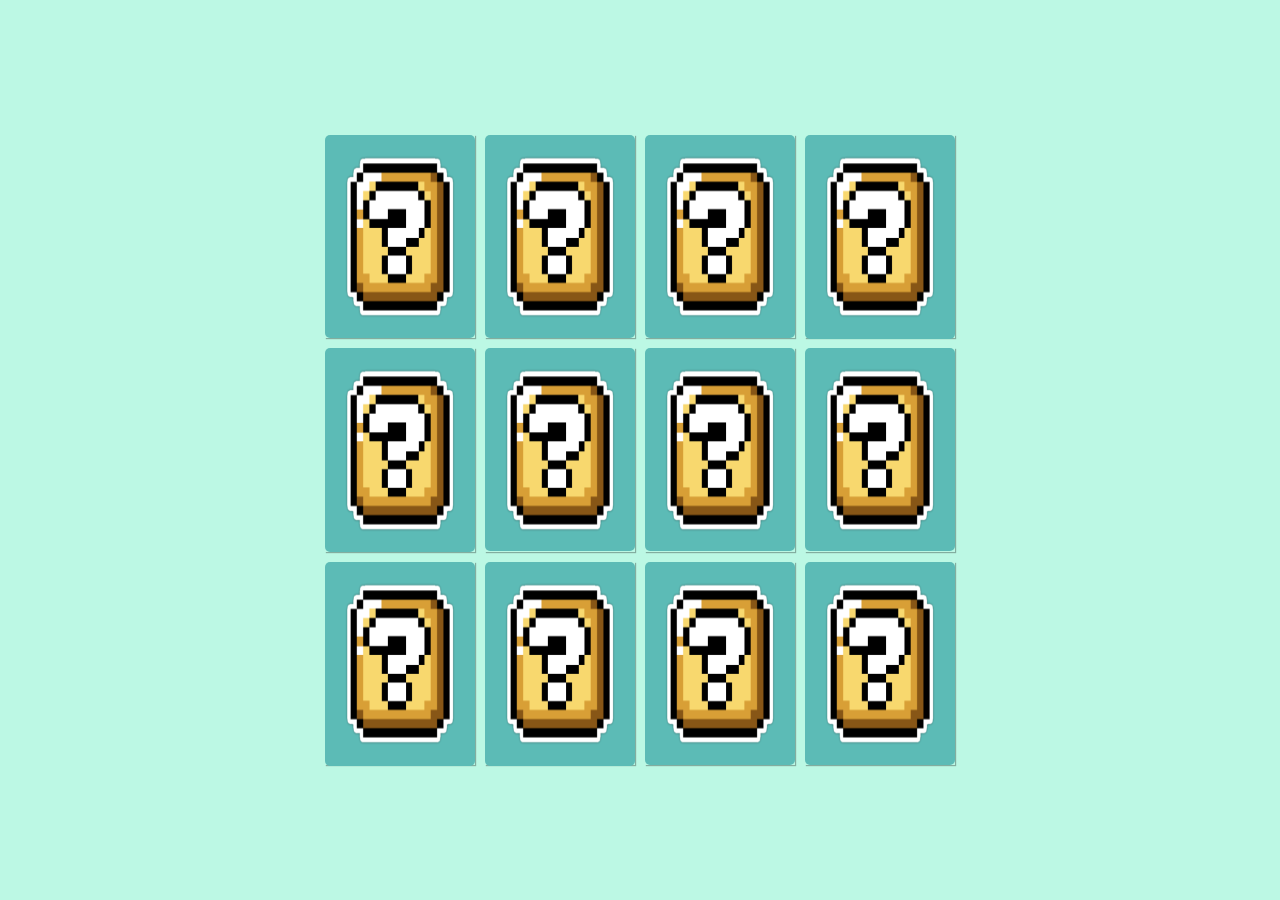
<file: jogo-da-memoria/index.html>
<!DOCTYPE html>
<html lang="en">
<head>
    <meta charset="UTF-8">
    <meta name="viewport" content="width=device-width, initial-scale=1.0">
    <link rel="stylesheet" href="/jogo-da-memoria/style.css">
    <title>Jogo da memória</title>
</head>
<body>
    <main class="memory-game">
        <div class="card" data-card="bowser">
            <img class="card-front" src="./img/bowser.jpg" alt="Face da carta">
            <img class="card-back" src="./img/box.png" alt="Verso da carta">
        </div>
        <div class="card" data-card="luigi">
            <img class="card-front" src="./img/luigi.png" alt="Face da carta">
            <img class="card-back" src="./img/box.png" alt="Verso da carta">
        </div>
        <div class="card" data-card="mario">
            <img class="card-front" src="./img/mario.png" alt="Face da carta">
            <img class="card-back" src="./img/box.png" alt="Verso da carta">
        </div>
        <div class="card" data-card="peach">
            <img class="card-front" src="./img/peach.png" alt="Face da carta">
            <img class="card-back" src="./img/box.png" alt="Verso da carta">
        </div>
        <div class="card" data-card="toad">
            <img class="card-front" src="./img/toad.png" alt="Face da carta">
            <img class="card-back" src="./img/box.png" alt="Verso da carta">
        </div>
        <div class="card" data-card="yoshi">
            <img class="card-front" src="./img/yoshi.png" alt="Face da carta">
            <img class="card-back" src="./img/box.png" alt="Verso da carta">
        </div>
        <div class="card" data-card="bowser">
            <img class="card-front" src="./img/bowser.jpg" alt="Face da carta">
            <img class="card-back" src="./img/box.png" alt="Verso da carta">
        </div>
        <div class="card" data-card="luigi">
            <img class="card-front" src="./img/luigi.png" alt="Face da carta">
            <img class="card-back" src="./img/box.png" alt="Verso da carta">
        </div>
        <div class="card" data-card="mario">
            <img class="card-front" src="./img/mario.png" alt="Face da carta">
            <img class="card-back" src="./img/box.png" alt="Verso da carta">
        </div>
        <div class="card" data-card="peach">
            <img class="card-front" src="./img/peach.png" alt="Face da carta">
            <img class="card-back" src="./img/box.png" alt="Verso da carta">
        </div>
        <div class="card" data-card="toad">
            <img class="card-front" src="./img/toad.png" alt="Face da carta">
            <img class="card-back" src="./img/box.png" alt="Verso da carta">
        </div>
        <div class="card" data-card="yoshi">
            <img class="card-front" src="./img/yoshi.png" alt="Face da carta">
            <img class="card-back" src="./img/box.png" alt="Verso da carta">
        </div>
    </main>
    <script src="/jogo-da-memoria/script.js"></script>
</body>
</html>
</file>
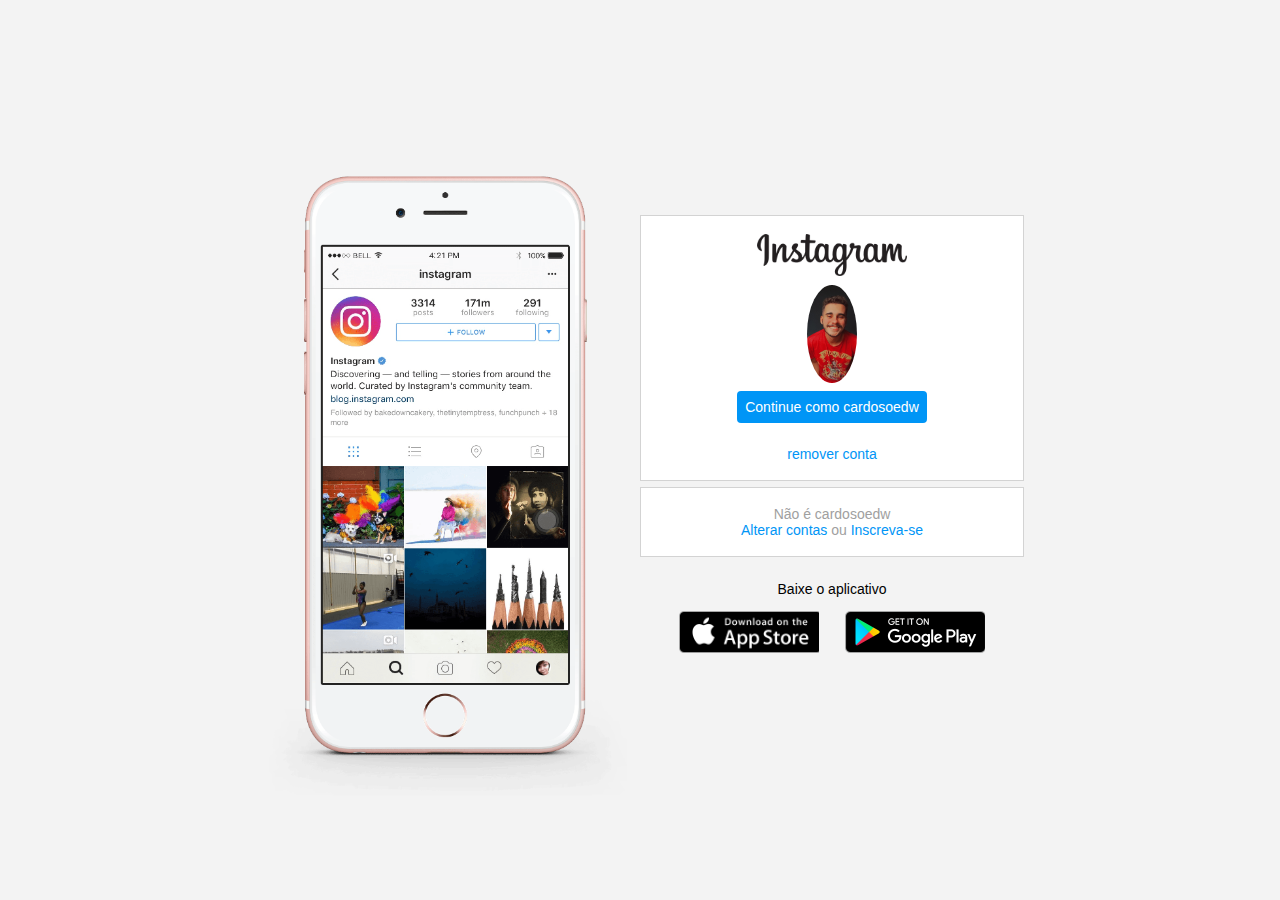
<file: MENU INSTAGRAM/index.html>
<!DOCTYPE html>
<html lang="en">
<head>
    <meta charset="UTF-8">
    <meta http-equiv="X-UA-Compatible" content="IE=edge">
    <meta name="viewport" content="width=device-width, initial-scale=1.0">
    <link rel="stylesheet" href="/MENU INSTAGRAM/index.css">
    <title>Instagram</title>
</head>
<body>
    <div class="instagram-wrapper">
        <div class="instagram-phone">
            <img src="/MENU INSTAGRAM/img/instagram-celular.png" alt="celular">
            </div>
            <div class="instagram-continue">
                <div class="group">
                    <img src="/MENU INSTAGRAM/img/instagram-logo.png" class="instagram-logo" alt="instagram logo">
                    <div class="profile-foto">
                        <img src="/MENU INSTAGRAM/img/Edward Cardoso Foto.jpg" alt="foto de perfil">
                    </div>
                    <a href="#" class="instagram-login">Continue como cardosoedw</a>
                    <a href="#" class="instagram-logout">remover conta</a>
                </div>
                <div class="group">
                    <p class="not-account">Não é cardosoedw</p>
                    <p class="not-account">
                        <span class="link-blue">Alterar contas</span>
                        ou 
                        <span class="link-blue">Inscreva-se</span>
                    </p>
                </div>
                <div class="get-the-app">
                    <p class="get-app">Baixe o aplicativo</p>
                    <div class="download">
                        <a href="#" class="app-download"></a>
                        <a href="#" class="app-download"></a>
                    </div>
                </div>
            </div>
        </div>
</body>
</html>
</file>
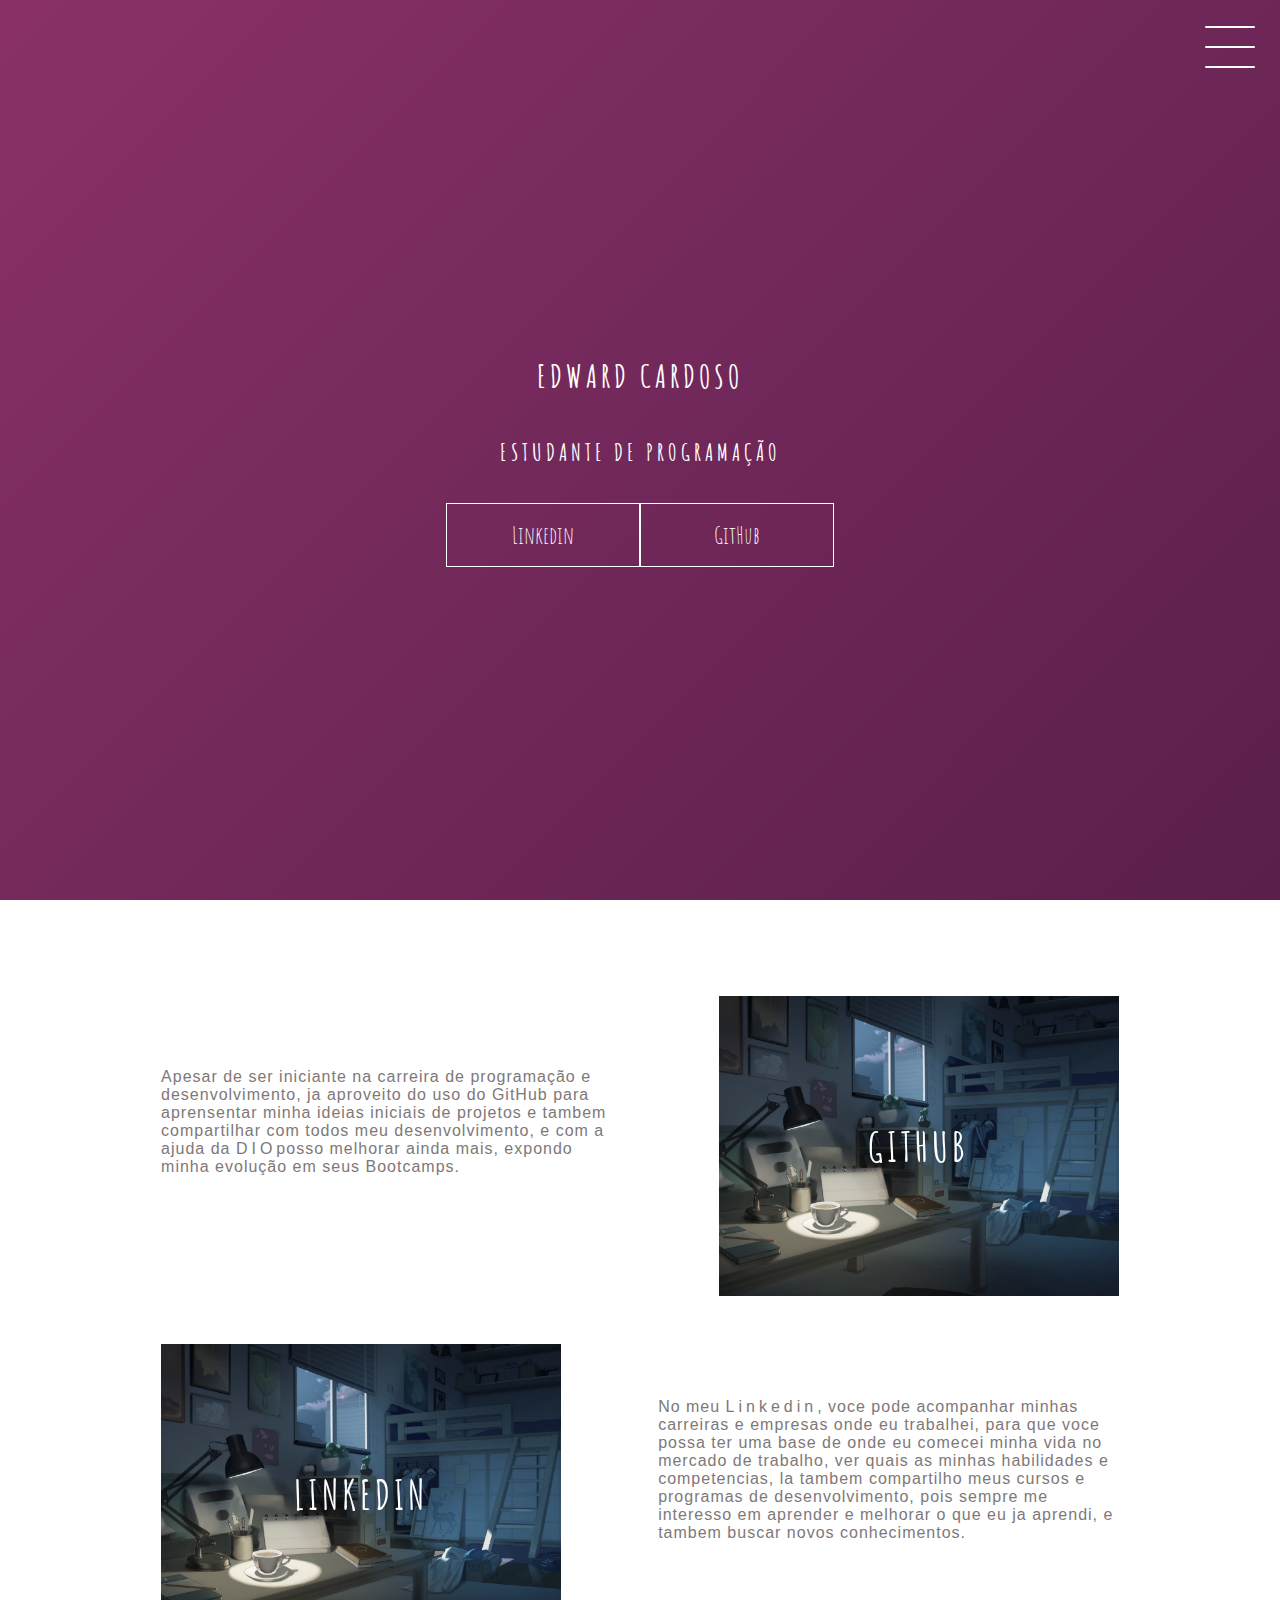
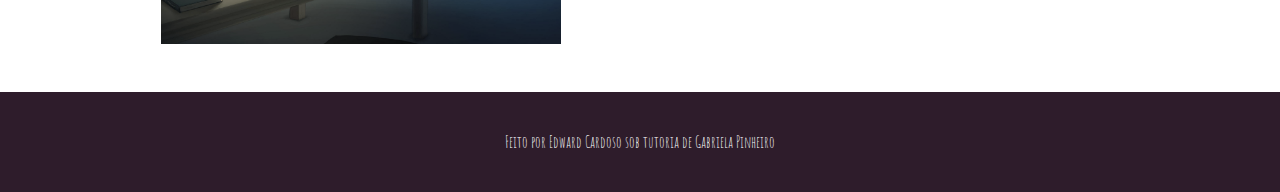
<file: Portifolio Edward Cardoso/index.html>
<!DOCTYPE html>

<html lang="en">
    <head>
        <meta charset="utf-8">
        <meta name="viewport" content="width=device-width, initial-scalce=1.0">
        <link rel="stylesheet" href="/Portifolio Edward Cardoso/style.css">   
        <title>Portifolio Edward Cardoso</title>
    </head>
    <body>
     <header class="header-wrapper">
         <div class="header">
             <div class="checkbox-container">
                <div class="checkbox-wrapper">
                    <input type="checkbox" id="toogle">
                    <label class="checkbox" for="toogle" >  
                        <div class="trace"></div>
                        <div class="trace"></div>
                        <div class="trace"></div>
                    </label>
                    <div class="menu"></div>
                    <nav class="menu-items">
                    <ul>
                        <li>
                             <a href="#">home</a>
                        </li>
                        <li>
                            <a href="#">Sobre</a>
                        </li>
                        <li>
                            <a href="#">Projetos</a>
                        </li>
                    </ul> 
                </nav>               
                </div>
             </div>
         </div>
         <h1>Edward Cardoso</h1>
         <h2>Estudante de Programação</h2>
         <div class="social-media">
             <a href="https://www.linkedin.com/in/edward-cardoso-400b321b9/" target="_blank">Linkedin</a>
             <a href="https://github.com/Ecardoso45" target="_blank">GitHub</a>
         </div>
     </header>
     <main class="container">
         <div class="card-container">
             <div class="card-text">
                Apesar de ser iniciante na carreira de programação e desenvolvimento, ja aproveito do uso do GitHub para aprensentar minha ideias iniciais de projetos e tambem compartilhar com todos meu desenvolvimento, e com a ajuda da <a href="https://web.dio.me/home" target="_blank" style="text-decoration: none; color: rgb(126, 120, 120);text-transform: uppercase;
                letter-spacing: 4px;">DIO</a>posso melhorar ainda mais, expondo minha evolução em seus Bootcamps.
             </div>
             <div class="card">
                 <div class="card-wrapper">
                     <h2>GitHub</h2>
                     <p>Veja meus Projetos</p>
                 </div>
             </div>
         </div>
         <div class="card-container">
            <div class="card">
                <div class="card-wrapper">  
                    <h2 >Linkedin</h2>
                    <p>Acompanhe minhas carreiras</p>
                </div>
            </div>
            <div class="card-text">
                No meu <a href="https://www.linkedin.com/in/edward-cardoso-400b321b9/" target="_blank " style="text-decoration: none; color: rgb(126, 120, 120);
                letter-spacing: 4px;" >Linkedin</a>, voce pode acompanhar minhas carreiras e empresas onde eu trabalhei, para que voce possa ter uma base de onde eu comecei minha vida no mercado de trabalho, ver quais as minhas habilidades e competencias, la tambem compartilho meus cursos e programas de desenvolvimento, pois sempre me interesso em aprender e melhorar o que eu ja aprendi, e tambem buscar novos conhecimentos.
             </div>
        </div>
     </main>
     <footer class="footer">
          Feito por Edward Cardoso sob tutoria de Gabriela Pinheiro 
     </footer>
    </body>
</html>
</file>
<file: jogo-da-memoria/style.css>
* {
    padding: 0;
    margin: 0;
    box-sizing: border-box;
}

body {
    height: 100vh;
    display: flex;
    background-color: rgb(188, 248, 228);
}

.memory-game {
    height: 640px;
    width: 640px;
    margin: auto;
    display: flex;
    flex-wrap: wrap;
    perspective: 1000px; 
}

.card {
    height: calc( 33.333% - 10px);
    width: calc(25% - 10px);
    margin: 5px;
    position: relative;
    box-shadow: 1px 1px 1px rgba(0,0,0,.3);
    cursor: pointer;
    transform: scale(1);
    transform-style: preserve-3d;
    transition: transform .9s;  
}

.card:active{
    transform: scale(0.97);
    transition: transform .2s;
}

.card-front,
.card-back {
  width: 100%;
  height: 100%;
  padding: 20px;
  position: absolute;
  border-radius: 5px;
  background: rgb(92, 187, 182);
  backface-visibility: hidden;
}

.card-front {
    transform: rotateY(180deg); 
}


.card.flip {
    transform: rotateY(180deg);
}
</file>
<file: MENU INSTAGRAM/index.css>
*{
    padding: 0;
    margin: 0;
    box-sizing: border-box;
    text-decoration: none;
    font-family: sans-serif;
    font-size: 14px;
}

body{
    width: 100%;
    min-height:100vh;
    background-color: rgb(243, 243, 243);
    margin: 0;
    padding: 0;
    display: flex;
    justify-content: center;
}

.instagram-wrapper{
    display: flex;
    align-items: center;
    justify-content: start;
    width: 60%;
    height: 100vh;
}

.instagram-phone{
    display: flex;
    align-items: center;
    justify-content: center;
    width: 50%;
}

.instagram-phone img{
    height: 50rem;
}
.instagram-continue{
    display: flex;
    align-items: center;
    justify-content: space-around;
    flex-direction: column;
    width: 50%;
    min-height: 34rem;
}

.group{
    display: flex;
    justify-content: space-between;
    align-items: center;
    flex-direction: column;
    background-color: #ffffff;
    width: 100%;
    padding: 1.3rem 0;
    border: 1px solid lightgray;
}

.group:nth-child(1){
    min-height: 19rem;
}

.instagram-logo{
    height: 3rem;
}

.profile-foto{
    display: flex;
    justify-content: center;
    align-items: center;
    border-radius: 50%;
    overflow:hidden;
}
.profile-foto img{
    height: 7rem;
}

.instagram-login{
    background-color: #0095f6;
    color: #ffffff;
    padding: 8px;
    border-radius: 4px;
}

.instagram-logout{
    color: #0095f6;
    margin-top: 1rem;
}

.not-account{
    color: rgb(160,160 ,160);
} 

.link-blue{
    color: #0095f6;
}

.get-the-app{
    display: flex;
    flex-direction: column;
    align-items: center;
    justify-content: center;
    width: 100%;
    padding: 1.3rem 0;
}

.download{
    display: flex;
    width: 100%;
    justify-content: space-evenly;
    align-items: center;
    padding: 1rem;
}

.app-download{
    height: 3rem;
    width: 10rem;
    background-size: cover;
}

.app-download:nth-child(1){
    background-image: url('./img/apple-button.png');
}
.app-download:nth-child(2){
    background-image: url('./img/googleplay-button.png');
}

/*media queries*/

@media(max-width: 1024px){
    .instagram-wrapper{
        width: 90%;
    }
}

@media(max-width: 650px){
    body{
        background-color: #ffffff;
    }
    .instagram-wrapper{
        width: 90%;
    }
    .instagram-phone{
        display: none;
    }
    .instagram-continue{
        width: 100%;
    }
    .group{
        border: 1px solid transparent;
    }
}
</file>
<file: Portifolio Edward Cardoso/style.css>
@import url('https://fonts.googleapis.com/css2?family=Amatic+SC:wght@700&display=swap');

body{
    margin: 0;
    padding: 0;
    color: #ffffff;
    font-family: 'Amatic sc', sans-serif;
}

/*HEADER*/
.header-wrapper{
    height: 100vh;
    width: 100%;
    background: linear-gradient(-45deg, #050404, #2e1c2d, #4a1942,#893168);
    background-size: 400% 400%;
    display: flex;
    flex-direction: column;
    align-items: center;
    justify-content: center;
    position: relative;
    animation: backgroundTransition 8s ease-in-out infinite;
}

h1{
    text-transform: uppercase;
    letter-spacing: 4px;
}
h2{
    text-transform: uppercase;
    letter-spacing: 4px; 
}

.social-media{
    margin-top: 1rem;
    display: flex;
}

.social-media a{
    text-decoration: none;
    color: #ffffff;
    font-size: 24px;
    padding: 1rem 4rem;
    border: 1px solid #ffffff;
    min-width: 4rem;
    display: flex;
    justify-content: center;
    align-items: center;
    transition: .5s cubic-bezier(0.55, 0.025, 0.675, 0.97);
}

a:hover{
    color: #2e1c2d;
    background-color: #ffffff;
}

@keyframes backgroundTransition{
    0%{
        background-position: 0% 80%;
    }
    50%{
        background-position: 80% 100%;
    }
    100%{
        background-position: 0% 90%;
    }
    
}

/*MENU HAMBURGUER*/
.checkbox-container{
   display: flex;
   justify-content: center;
   align-items: center;
}
.checkbox {
    height: 100px;
    width: 100px;
    position: absolute;
    top:0;
    right: 0;
    display: flex;
    justify-content: center;
    cursor: pointer;
    z-index: 9999;
    transition: 400ms ease-in-out 0s;
}

.checkbox .trace{
    width: 50px;
    height: 2px;
    background-color: #ffffff;
    position: absolute;
    border-radius: 4px;
    transition: 0.5s ease-in-out;
}

.checkbox .trace:nth-child(1){
     top: 26px;
     transform: rotate(0);
}
.checkbox .trace:nth-child(2){
    top: 46px;
    transform: rotate(0);
}
.checkbox .trace:nth-child(3){
    top: 66px;
    transform: rotate(0);
}

#toogle{
    display: none;
}

/*MENU*/

.menu{
    position: absolute;
    top: 28px;
    right: 30px;
    background: transparent;
    height: 40px;
    width: 40px;
    border-radius: 50%;
    box-shadow: 0px 0px 0px 0px #ffffff;
    z-index: -1;
    transition: 400ms ease-in-out 0s;
}
.menu-items{
    position: fixed;
    top: 0;
    left: 0;
    width: 100%;
    height: 100vh;
    display: flex;
    justify-content: center;
    align-items: center;
    z-index: 2;
    opacity: 0;
    visibility: hidden;
    transition:  400ms ease-in-out 0s;
}
.menu-items ul{
    list-style-type:none;
}
.menu-items ul li a{
    margin: 10px 0;
    color: #2e1c2b;
    text-decoration:none;
    text-transform: uppercase;
    letter-spacing: 4px;
    font-size: 40px;
}
/*ANIMAÇÃO MENU*/

#toogle:checked + .checkbox .trace:nth-child(1){
    transform:rotate(45deg);
    background-color: #2e1c2b;
    top: 47px;
}
#toogle:checked + .checkbox .trace:nth-child(2){
    transform:translateX(-100px);
    width: 30px;
    visibility: hidden;
    opacity: 0;
}
#toogle:checked + .checkbox .trace:nth-child(3){
    transform:rotate(-45deg);
    background-color: #2e1c2b;
    top: 48px;
}

#toogle:checked + .checkbox{
    background-color: white;
}
#toogle:checked ~ .menu{
    box-shadow: 0px 0px 0px 100vmax white;
    z-index: 1;
}
#toogle:checked ~ .menu-items{
    visibility: visible;
    opacity: 1;
}

/*CARDS*/
.container{
    width: 100%;
    height: auto;
    display: flex;
    flex-direction: column;
    justify-content: space-evenly;
    align-items: center;
    margin: 3rem 0;
}

.card-container{
    display: flex;
    align-items: center;
    justify-content: space-evenly;
    width: 90%;
}
.card{
    height: 300px;
    width: 400px;
    margin: 3rem 0 0 ;
    background-image: url(rooms.jpg);
    background-position: center;
    background-repeat: no-repeat;
    background-size: cover;
    display: flex;
    justify-content: center;
    align-items: center;
    filter: grayscale(0.5);
    color: #ffffff;
    cursor: pointer;
    transition: 0.3s;
}
.card-text{
    width: 40%;
    font-family: sans-serif;
    letter-spacing: 1px;
    color: rgb(126, 120, 120);
} 
.card-wrapper{
    text-align: center;
    display: flex;
    flex-direction: column;
    justify-content: center;
    align-items: center;
    position: relative;
}               

.card-wrapper::before{
    content: '';
    position: absolute;
    height: 100px;
    width: 100px;
    display: block;
    border: 1px solid #ffffff;
    opacity: 0;
    transition: 0.3s;
}

.card-wrapper h2{
    font-size: 40px;
    text-transform: uppercase;
    letter-spacing: 4px;
    margin: 0;
    transition: 0.3s;
}

.card-wrapper p{
    font-size: 0;
    visibility: hidden;
    opacity: 0;
    font-weight: bold;
    text-transform: uppercase;
    transition: 0.3s;
}
.card:hover{
    filter: unset;
}
.card:hover > .card-wrapper::before{
    opacity: 1;
    width: 350px;
    height: 250px;
}
.card:hover > .card-wrapper p{
    font-size: 14px;
    opacity: 1;
    visibility: visible;
}
/*FOOTER*/
.footer{
    width: 100%;
    height: 100px;
    display: flex;
    justify-content: center;
    align-items: center;
    background-color: #2e1c2b; 
}
/*RESPONSIVO*/
@media (max-width: 800px){
    .social-media{
        display: flex;
        flex-direction: column;
    }
    .container{
        margin-top: 0;
    }
    .card-container{
        flex-direction: column;
    }
    .container .card-container:nth-child(1),
    .container .card-container:nth-child(3){
        flex-direction: column-reverse;
    }

    .card{
        height: 250px;
        width: 250px;
    }
    .card-text{
        width: 90%;
        margin-top: 2rem;
        text-align: center;
    }

    .card:hover > .card-wrapper::before{
        height: 190px;
        width: 190px;
    }
}
</file>
